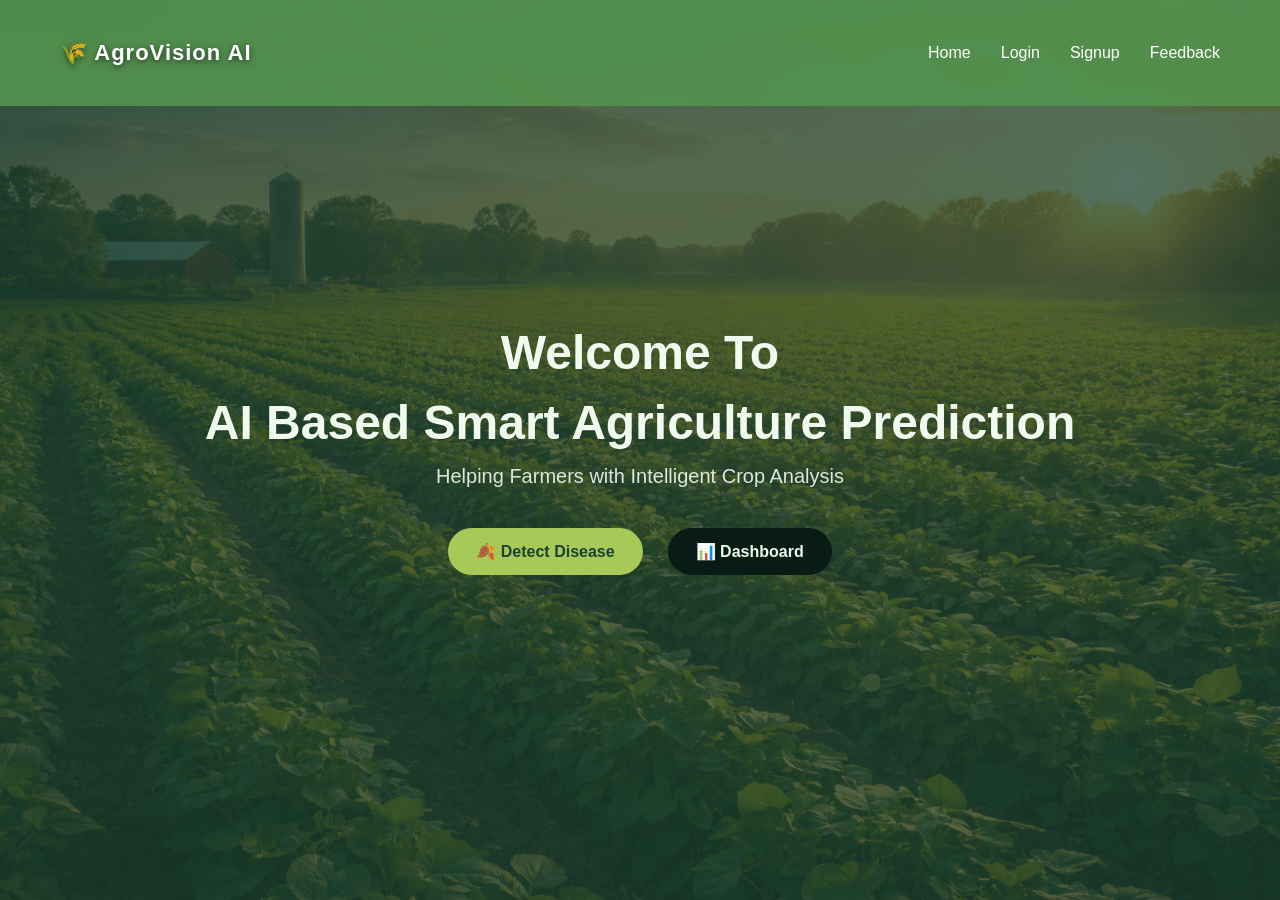
<file: My Final  plant decies project/frontend/index.html>
<!DOCTYPE html>
<html lang="en">
<head>
    <meta charset="UTF-8">
    <title>Smart Agriculture</title>
    <meta name="viewport" content="width=device-width, initial-scale=1.0">
    <link rel="stylesheet" href="index.css">
</head>
<body>

    <!-- Navigation -->
    <nav>
    <div class="logo">🌾 AgroVision AI</div>

    <ul class="nav-links">
        <li><a href="index.html">Home</a></li>
        <li><a href="login.html">Login</a></li>
        <li><a href="signup.html">Signup</a></li>
        <li><a href="feedback.html">Feedback</a></li>
    </ul>
</nav>


    <!-- Hero Section -->
    <div class="hero-section">
         <h1>Welcome To</h1>
        <h1>AI Based Smart Agriculture Prediction</h1>
        <p>Helping Farmers with Intelligent Crop Analysis</p>

        <div class="row">
            <a href="disease.html" class="btn warning">🍂 Detect Disease</a>
            <a href="dashboard.html" class="btn dark">📊 Dashboard</a>
        </div>
    </div>

</body>
</html>
</file>
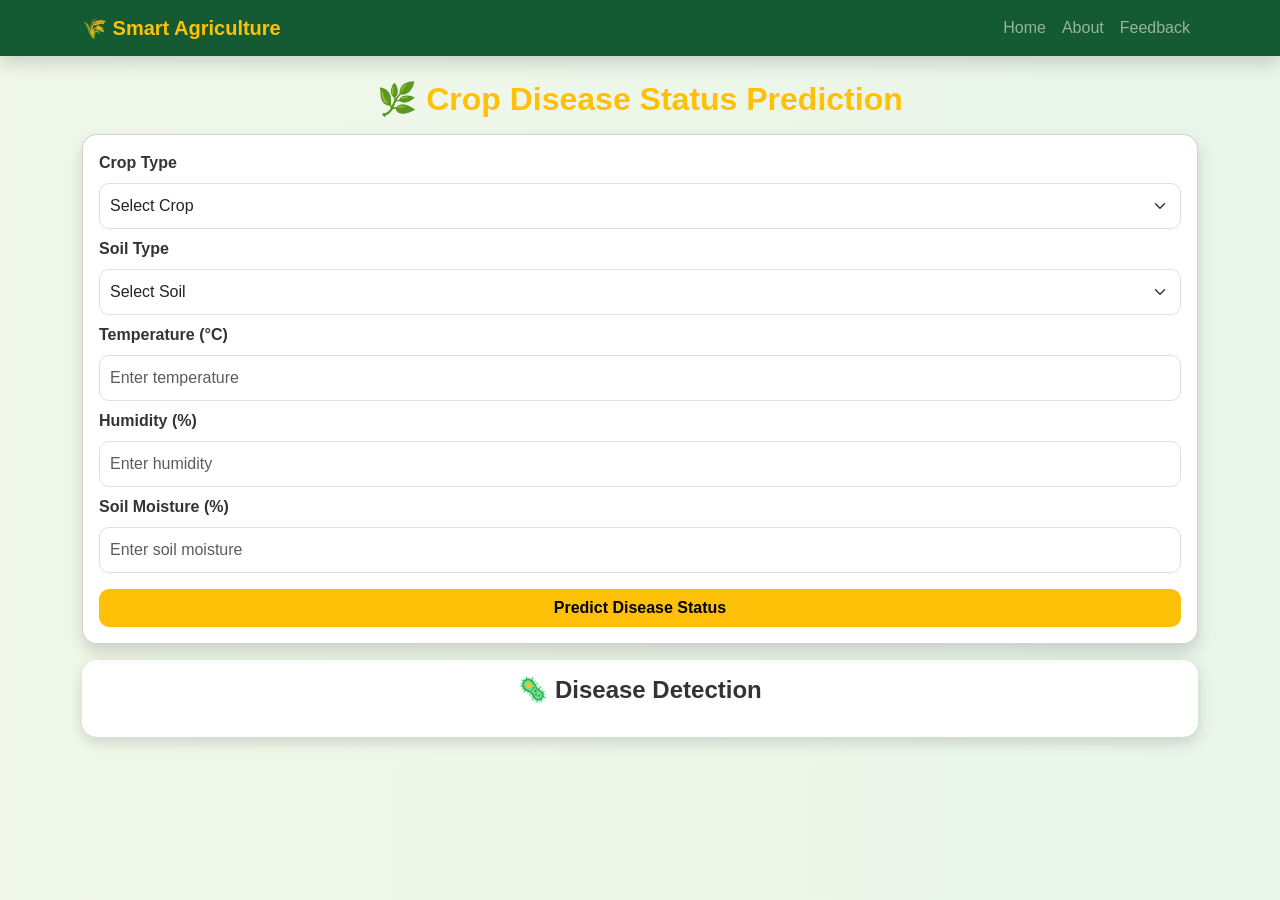
<file: My Final  plant decies project/frontend/disease.html>
<!DOCTYPE html>
<html>
<head>
    <title>Crop Disease Prediction</title>
    <meta name="viewport" content="width=device-width, initial-scale=1">

    <!-- Bootstrap CSS -->
    <link href="https://cdn.jsdelivr.net/npm/bootstrap@5.3.2/dist/css/bootstrap.min.css" rel="stylesheet">

    <!-- Custom CSS -->
    <link rel="stylesheet" href="disease.css">
</head>
<body>

<!-- ===== NAVIGATION BAR ===== -->
<nav class="navbar navbar-expand-lg navbar-dark shadow">
  <div class="container">

    <a class="navbar-brand fw-bold text-warning" href="index.html">
      🌾 Smart Agriculture
    </a>

    <button class="navbar-toggler" type="button" 
            data-bs-toggle="collapse" 
            data-bs-target="#navbarNav">
        <span class="navbar-toggler-icon"></span>
    </button>

    <div class="collapse navbar-collapse justify-content-end" id="navbarNav">
      <ul class="navbar-nav">
        <li class="nav-item">
          <a class="nav-link" href="index.html">Home</a>
        </li>
        <li class="nav-item">
          <a class="nav-link" href="about.html">About</a>
        </li>
        <li class="nav-item">
          <a class="nav-link" href="feedback.html">Feedback</a>
        </li>
      </ul>
    </div>

  </div>
</nav>
<!-- ===== END NAVBAR ===== -->

<!-- ===== MAIN CONTENT ===== -->
<div class="container py-4">

    <h2 class="text-center text-warning fw-bold mb-3">
        🌿 Crop Disease Status Prediction
    </h2>

    <div class="card p-3 shadow prediction-card mb-3">

        <form id="diseaseForm">

            <div class="mb-2">
                <label class="form-label fw-semibold">Crop Type</label>
                <select class="form-select" id="cropType" required>
                    <option selected disabled>Select Crop</option>
                    <option>Rice</option>
                    <option>Wheat</option>
                    <option>Maize</option>
                    <option>Cotton</option>
                    <option>Sugarcane</option>
                </select>
            </div>

            <div class="mb-2">
                <label class="form-label fw-semibold">Soil Type</label>
                <select class="form-select" id="soilType" required>
                    <option selected disabled>Select Soil</option>
                    <option>Loamy</option>
                    <option>Clay</option>
                    <option>Sandy</option>
                    <option>Silty</option>
                    <option>Peaty</option>
                </select>
            </div>

            <div class="mb-2">
                <label class="form-label fw-semibold">Temperature (°C)</label>
                <input type="number" class="form-control" id="temperature" placeholder="Enter temperature" required>
            </div>

            <div class="mb-2">
                <label class="form-label fw-semibold">Humidity (%)</label>
                <input type="number" class="form-control" id="humidity" placeholder="Enter humidity" required>
            </div>

            <div class="mb-2">
                <label class="form-label fw-semibold">Soil Moisture (%)</label>
                <input type="number" class="form-control" id="soilMoisture" placeholder="Enter soil moisture" required>
            </div>

            <button type="submit" class="btn btn-warning w-100 fw-bold mt-2">
                Predict Disease Status
            </button>

        </form>

    </div>

    <!-- Result Section -->
<!-- Result Section -->
<div class="result-card text-center p-3" id="resultCard">
    <h4 class="fw-bold mb-2">🦠 Disease Detection</h4>
    <p class="status-text mb-1" id="statusText"></p>
    <p class="confidence-text" id="confidenceText"></p>
</div>



</div>

<!-- ===== END MAIN CONTENT ===== -->

<!-- Bootstrap JS -->
<script src="https://cdn.jsdelivr.net/npm/bootstrap@5.3.2/dist/js/bootstrap.bundle.min.js"></script>

<!-- Custom JS for form handling -->
<script>
document.getElementById('diseaseForm').addEventListener('submit', function(e) {
    e.preventDefault();

    // Get values
    const crop = document.getElementById('cropType').value;
    const soil = document.getElementById('soilType').value;
    const temp = document.getElementById('temperature').value;
    const hum = document.getElementById('humidity').value;
    const moisture = document.getElementById('soilMoisture').value;

    // Simple validation for numbers
    if (isNaN(temp) || isNaN(hum) || isNaN(moisture) || temp==="" || hum==="" || moisture==="") {
        alert('⚠️ Please enter valid numbers for Temperature, Humidity, and Soil Moisture!');
        return;
    }

    // Demo prediction (replace with your ML model later)
    const isHealthy = Math.random() > 0.5;
    const diseaseName = "Leaf Rust";
    const confidence = Math.floor(Math.random() * 21) + 80; // Random 80-100%

    // Update result block
    const statusText = document.getElementById('statusText');
    const confidenceText = document.getElementById('confidenceText');

    if (isHealthy) {
        statusText.innerHTML = "Healthy Crop ✅";
        statusText.style.color = "#2e7d32"; // green
    } else {
        statusText.innerHTML = `Disease Detected: ${diseaseName} ⚠️`;
        statusText.style.color = "#c62828"; // red
    }

    confidenceText.innerHTML = `Confidence: ${confidence}%`;
});

</script>

</body>
</html>
</file>
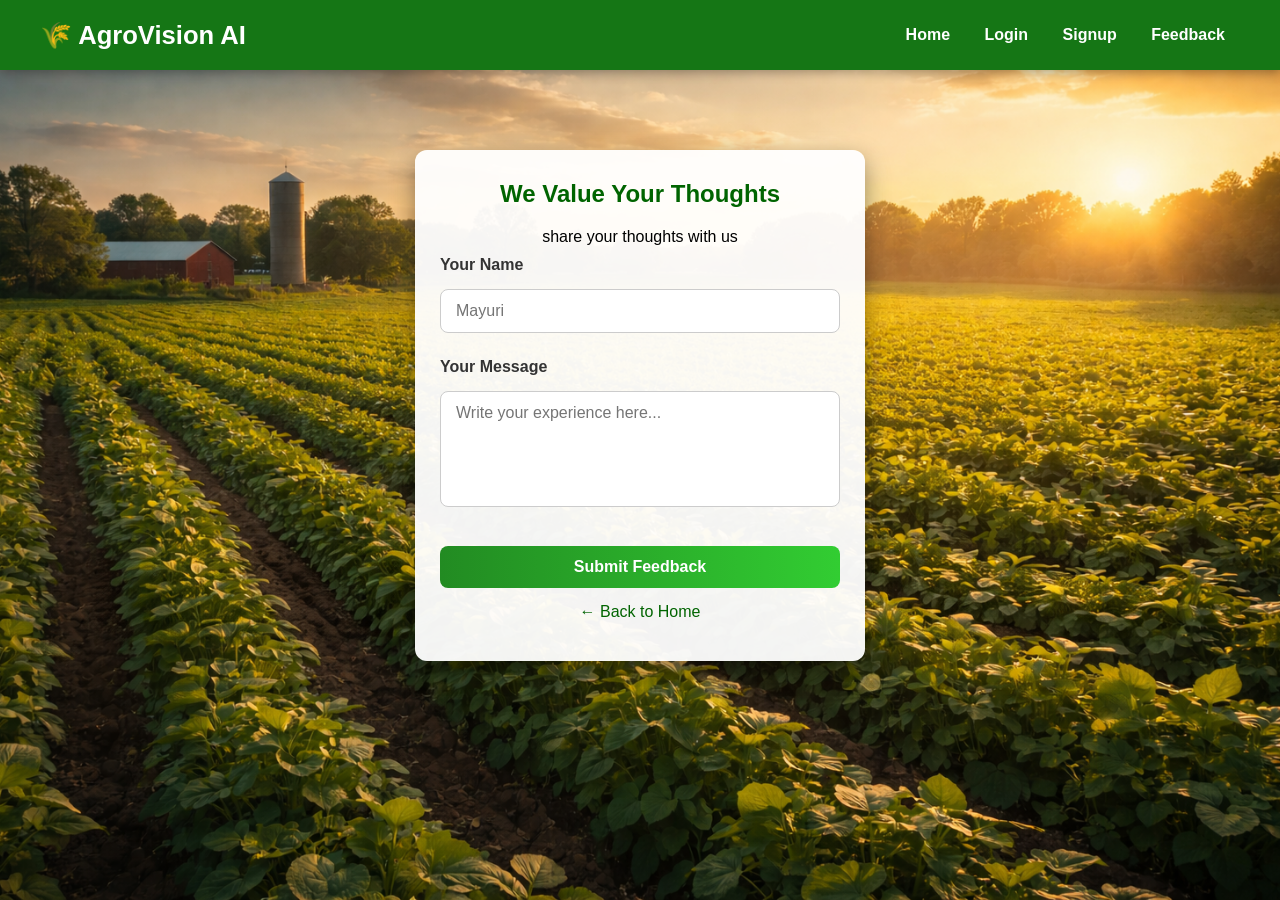
<file: My Final  plant decies project/frontend/feedback.html>
<!DOCTYPE html>
<html lang="en">
<head>
    <meta charset="UTF-8">
    <title>🌾 Smart Agriculture | Feedback</title>
    <link rel="stylesheet" href="feedback.css">
</head>
<body class="feedback-page">

    <nav class="navbar">
        <div class="logo">🌾 AgroVision AI</div>
        <div class="menu">
            <a href="index.html">Home</a>
            <a href="login.html">Login</a>
            <a href="signup.html">Signup</a>
            <a href="feedback.html">Feedback</a>
        </div>
    </nav>

    <div class="feed">
        <div class="feedback-container">
            <h2>We Value Your Thoughts</h2>
            <p>share your thoughts with us</p>

            <form id="feedbackForm">
                <div class="input-group">
                    <label>Your Name</label>
                    <input type="text" id="name" required placeholder="Mayuri">
                </div>

                <div class="input-group">
                    <label>Your Message</label>
                    <textarea id="message" rows="5" required placeholder="Write your experience here..."></textarea>
                </div>

                <p id="statusMsg"></p>

                <button type="submit" id="submitBtn">Submit Feedback</button>
            </form>

            <p class="home-link"><a href="index.html">← Back to Home</a></p>
        </div>
    </div>

    <script>
        let attemptsLeft = 3;
        const submitBtn = document.getElementById('submitBtn');
        const msgBox = document.getElementById('statusMsg');
        const messageInput = document.getElementById('message');

        const badWords = ["stupid", "idiot", "bulshit", "rubbish", "useless", "dumb","hate","fuck","shit","bitch"]; 

        document.getElementById('feedbackForm').addEventListener('submit', function(e) {
            e.preventDefault();

            const userText = messageInput.value.toLowerCase();
            let foundBadWord = badWords.some(word => userText.includes(word));

            if (foundBadWord) {
                attemptsLeft--;

                if (attemptsLeft > 0) {
                    msgBox.style.color = "red";
                    msgBox.innerText = "Please use appropriate words. " + attemptsLeft + " attempts left.";
                    messageInput.style.borderColor = "blue";
                } else {
                    msgBox.style.color = "darkred";
                    msgBox.innerText = "You have used inappropriate language too many times. Access Blocked.";
                    submitBtn.disabled = true;
                    messageInput.disabled = true;
                    submitBtn.style.backgroundColor = "grey";
                    submitBtn.innerText = "Blocked";
                }
            } else {
                msgBox.style.color = "green";
                msgBox.innerText = "Thank you! Your feedback has been submitted.";
                messageInput.style.borderColor = "#ccc";
                document.getElementById('feedbackForm').reset();
            }
        });
    </script>

</body>
</html>
</file>
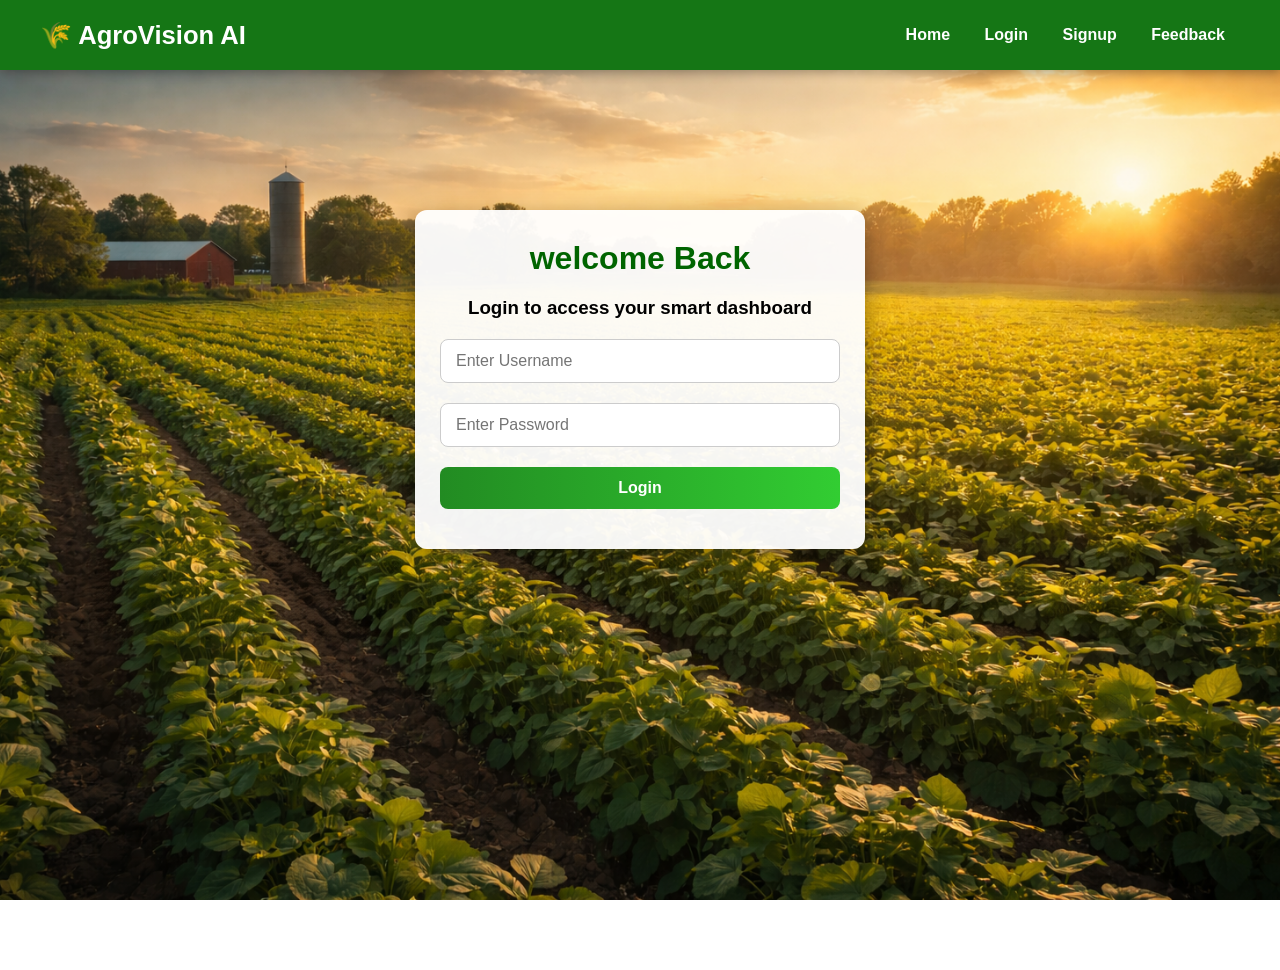
<file: My Final  plant decies project/frontend/login.html>
<!DOCTYPE html>
<html lang="en">
<head>
    <meta charset="UTF-8">
    <title>🌾 Smart Agriculture | Login</title>
    <link rel="stylesheet" href="auth.css">
</head>
<body class="loginForm">

    <nav class="navbar">
        <div class="logo">🌾 AgroVision AI</div>
        <div class="menu">
            <a href="index.html">Home</a>
            <a href="login.html">Login</a>
            <a href="signup.html">Signup</a>
            <a href="feedback.html">Feedback</a>
        </div>
    </nav>
    <div class="login">
    <div class="box">
        <h1>welcome Back</h1>
        <h3>Login to access your smart dashboard</h3>

        <form id="loginForm">
            <input type="text" id="username" placeholder="Enter Username">
            <input type="password" id="password" placeholder="Enter Password">
            <button type="submit">Login</button>
        </form>

        <p id="message"></p>
    </div></div>

    <script>
        let attempts = 3;
        const correctUser = "admin";
        const correctPass = "12345";

        document.getElementById("loginForm").addEventListener("submit", function(e) {
            e.preventDefault();

            let user = document.getElementById("username").value.trim();
            let pass = document.getElementById("password").value.trim();
            let msg = document.getElementById("message");

            if (user === "" || pass === "") {
                msg.style.color = "red";
                msg.innerText = "Please enter both username and password!";
                return;
            }

            if (user === correctUser && pass === correctPass) {
                msg.style.color = "green";
                msg.innerText = "Login Successful! Redirecting...";

                setTimeout(() => {
                    window.location.href = "index.html";
                }, 1200);
            } else {
                attempts--;
                msg.style.color = "red";
                msg.innerText = `Invalid credentials! Attempts left: ${attempts}`;
            }

            if (attempts === 0) {
                msg.innerText = "You have used all attempts! Login disabled.";
                document.querySelector("button").disabled = true;
                document.querySelector("button").style.opacity = "0.5";
            }
        });
    </script>

</body>
</html>
</file>
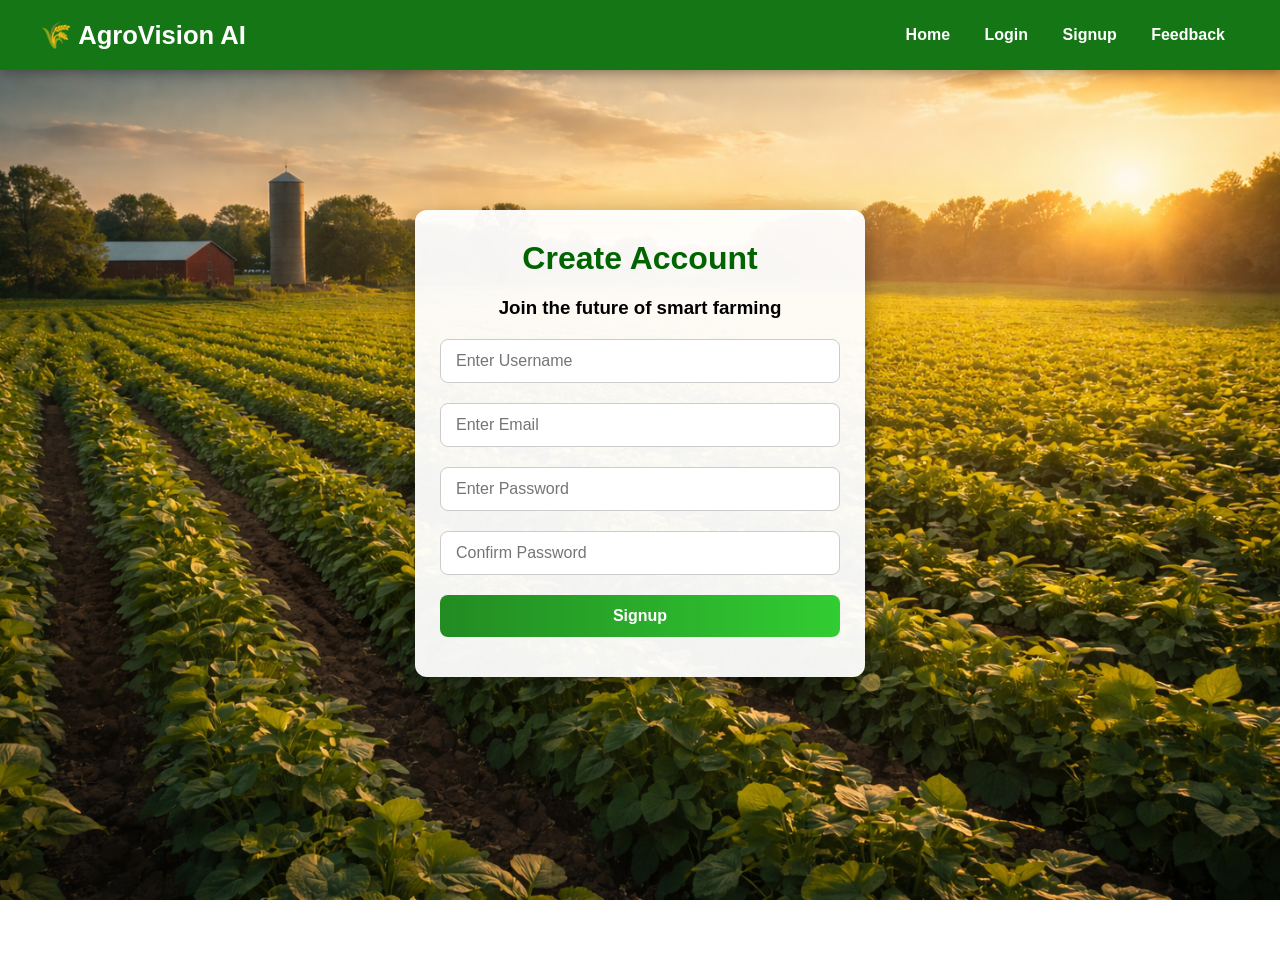
<file: My Final  plant decies project/frontend/signup.html>
<!DOCTYPE html>
<html lang="en">
<head>
    <meta charset="UTF-8">
    <title>🌾 Smart Agriculture | Signup</title>
    <link rel="stylesheet" href="auth.css">
</head>
<body class="loginForm">

    <nav class="navbar">
        <div class="logo">🌾 AgroVision AI</div>
        <div class="menu">
            <a href="index.html">Home</a>
            <a href="login.html">Login</a>
            <a href="signup.html">Signup</a>
            <a href="feedback.html">Feedback</a>
        </div>
    </nav>
<div class="login">
    <div class="box">
        <h1>Create Account </h1>
         <h3>Join the future of smart farming</h3>

        <form id="signupForm">
            <input type="text" id="username" placeholder="Enter Username">
            <input type="email" id="email" placeholder="Enter Email">
            <input type="password" id="password" placeholder="Enter Password">
            <input type="password" id="confirmPassword" placeholder="Confirm Password">
            <button type="submit">Signup</button>
        </form>

        <p id="message"></p>
    </div>
</div>
    <script>
        document.getElementById("signupForm").addEventListener("submit", function(e) {
            e.preventDefault();

            let username = document.getElementById("username").value.trim();
            let email = document.getElementById("email").value.trim();
            let password = document.getElementById("password").value.trim();
            let confirmPassword = document.getElementById("confirmPassword").value.trim();
            let msg = document.getElementById("message");

            if (username === "" || email === "" || password === "" || confirmPassword === "") {
                msg.style.color = "red";
                msg.innerText = "Please fill all fields!";
                return;
            }

            const emailCheck = /^[^\s@]+@[^\s@]+\.[^\s@]+$/;
            if (!emailCheck.test(email)) {
                msg.style.color = "red";
                msg.innerText = "Invalid email format!";
                return;
            }

            if (password.length < 6) {
                msg.style.color = "red";
                msg.innerText = "Password must be at least 6 characters!";
                return;
            }

            if (password !== confirmPassword) {
                msg.style.color = "red";
                msg.innerText = "Passwords do not match!";
                return;
            }

            msg.style.color = "green";
            msg.innerText = "Signup Successful! Redirecting to login...";

            setTimeout(() => {
                window.location.href = "login.html";
            }, 3200);
        });
    </script>

</body>
</html>
</file>
<file: My Final  plant decies project/frontend/index.css>
/* Reset */
* {
    margin: 0;
    padding: 0;
    box-sizing: border-box;
    font-family: 'Segoe UI', sans-serif;
}

/* Navbar */
nav {
    position: fixed;
    width: 100%;
    padding: 40px 60px;
    display: flex;
    justify-content: space-between;  /* THIS pushes left & right */
    align-items: center;
    background: rgba(83, 145, 78, 0.934);
    backdrop-filter: blur(8px);
}

/* Move links to right */
.nav-links {
    list-style: none;
    display: flex;
    margin-left: auto;   /* THIS forces right side */
}

.nav-links li {
    margin-left: 30px;
}

.nav-links a {
    text-decoration: none;
    color: white;
    font-weight: 500;
}
.logo {
    color: #ffffff;
    font-size: 22px;
    font-weight: 700;
    letter-spacing: 1px;
    text-shadow: 0 2px 6px rgba(0, 0, 0, 0.6);
}


/* Hero Section */
.hero-section {
    height: 100vh;

    background: 
        linear-gradient(rgba(27, 67, 50, 0.75), rgba(27, 67, 50, 0.75)),
        url("all_img/index_bg.png");

    background-size: cover;
    background-position: center;
    background-repeat: no-repeat;

    display: flex;
    flex-direction: column;
    justify-content: center;
    align-items: center;

    text-align: center;
    color: #f1faee;
    padding: 20px;
}

/* Heading */
.hero-section h1 {
    font-size: 48px;
    font-weight: 700;
    margin-bottom: 15px;
}

.hero-section p {
    font-size: 20px;
    opacity: 0.9;
    margin-bottom: 40px;
}

/* Button Container */
.row {
    display: flex;
    gap: 25px;
    flex-wrap: wrap;
    justify-content: center;
}

/* Glass Buttons */
.btn {
    padding: 14px 28px;
    text-decoration: none;
    border-radius: 50px;
    font-weight: 600;
    transition: 0.3s;
    backdrop-filter: blur(10px);
}

/* Predict */
.light {
    background: rgba(255, 255, 255, 0.15);
    color: #f1faee;
    border: 1px solid rgba(255, 255, 255, 0.3);
}

/* Disease */
.warning {
    background: #a7c957;
    color: #1b4332;
}

/* Dashboard */
.dark {
    background: #081c15;
    color: #f1faee;
}

/* Hover Effect */
.btn:hover {
    transform: translateY(-4px);
    box-shadow: 0 8px 20px rgba(0, 0, 0, 0.2);
}
</file>
<file: My Final  plant decies project/frontend/disease.css>
/* Background */
body {
    background: linear-gradient(to right, #f1f8e9, #e8f5e9);
    color: #fff;
    font-family: 'Segoe UI', sans-serif;
}

/* Navbar */
.navbar {
    background-color: #145a32;
}

/* Prediction Card */
.prediction-card {
    border-radius: 15px;
    background: #ffffff;
    color: #333;
}

/* Input Fields */
.form-control,
.form-select {
    border-radius: 10px;
    padding: 10px;
}

.form-control:focus,
.form-select:focus {
    box-shadow: 0 0 5px #ffc107;
    border-color: #ffc107;
}

/* Button Hover */
.btn-warning {
    border-radius: 10px;
    transition: 0.3s;
}

.btn-warning:hover {
    background-color: #ffb300;
    transform: scale(1.03);
}

/* Result Card */
.result-card {
    background: #ffffff;
    color: #333;
    padding: 20px;   /* increased */
    border-radius: 15px;
    box-shadow: 0 5px 15px rgba(0,0,0,0.15);
}


/* Disease Status Text */
/* Disease Status Text - Adjusted */
.status-text {
    font-size: 22px;
    font-weight: bold;
    color: #2e7d32;
    margin: 10px 0;
}



/* Confidence Text */
.confidence-text {
    font-size: 18px;
    color: #555;
}
</file>
<file: My Final  plant decies project/frontend/feedback.css>
/* ====== Reset ====== */
* {
    margin: 0;
    padding: 0;
    box-sizing: border-box;
    font-family: 'Segoe UI', Tahoma, Geneva, Verdana, sans-serif;
}

/* ====== Body ====== */
body {
    background: url('index_bg.png') no-repeat center center fixed;
    background-size: cover;
    min-height: 100vh;
    color: #333;
    overflow-x: hidden;
}

/* ====== Feedback Page Background ====== */
body.feedback-page {
    background: url('all_img/index_bg.png') no-repeat center center fixed;
    background-size: cover;
}

/* ====== Navbar ====== */
.navbar {
    display: flex;
    justify-content: space-between;
    align-items: center;
    background: rgb(21, 118, 21);
    padding: 12px 40px;
    position: sticky;
    top: 0;
    z-index: 100;
    box-shadow: 0 3px 10px rgba(0,0,0,0.3);
    height: 70px;
}

.navbar a {
    color: white;
    text-decoration: none;
    margin: 0 15px;
    font-weight: 600;
    position: relative;
    transition: 0.3s;
}

.navbar a::after {
    content: '';
    position: absolute;
    width: 0;
    height: 2px;
    background: #32CD32;
    left: 0;
    bottom: -3px;
    transition: 0.3s;
}

.navbar a:hover::after {
    width: 100%;
}

.navbar .logo {
    color: #ffffff;
    font-size: 1.6rem;
    font-weight: bold;
}

/* ====== Feedback Section Layout ====== */
.feed {
    display: flex;
    justify-content: center;
    align-items: flex-start;
    padding: 40px 20px;
}

/* ====== Cards / Boxes ====== */
.box,
.feedback-container {
    background: rgba(255, 255, 255, 0.95);
    padding: 30px 25px;
    width: 100%;
    max-width: 450px;
    margin: 40px auto;   /* reduced from 80px */
    border-radius: 12px;
    box-shadow: 0 8px 25px rgba(0,0,0,0.4);
    transition: transform 0.3s, box-shadow 0.3s;
}

.box:hover,
.feedback-container:hover {
    transform: translateY(-5px);
    box-shadow: 0 12px 35px rgba(0,0,0,0.5);
}

/* ====== Headings ====== */
h2 {
    text-align: center;
    margin-bottom: 20px;
    color: #006400;
}
p{text-align: center;
    margin-bottom: 10px;
    color:black
}
/* ====== Inputs ====== */
input,
textarea {
    width: 100%;
    padding: 12px 15px;
    margin: 10px 0;
    border-radius: 8px;
    border: 1px solid #ccc;
    outline: none;
    font-size: 1rem;
    transition: 0.3s;
}

input:focus,
textarea:focus {
    border-color: #228B22;
    box-shadow: 0 0 5px #32CD32;
}

textarea {
    resize: none;
}

/* ====== Buttons ====== */
button {
    width: 100%;
    padding: 12px;
    margin-top: 10px;
    border: none;
    border-radius: 8px;
    font-size: 1rem;
    font-weight: bold;
    cursor: pointer;
    background: linear-gradient(90deg, #228B22, #32CD32);
    color: white;
    transition: 0.3s;
}

button:hover {
    background: linear-gradient(90deg, #32CD32, #228B22);
    transform: scale(1.03);
    box-shadow: 0 5px 15px rgba(0,0,0,0.3);
}

/* ====== Messages ====== */
p#message,
p#statusMsg {
    text-align: center;
    margin-top: 10px;
    font-weight: bold;
}

/* ====== Home Page ====== */
.home-container {
    text-align: center;
    padding: 120px 20px;
    color: white;
    text-shadow: 2px 2px 5px black;
}

.home-container h1 {
    font-size: 3.2rem;
    margin-bottom: 20px;
}

.home-container p {
    font-size: 1.3rem;
    margin-bottom: 30px;
}

.home-container a {
    text-decoration: none;
    background: linear-gradient(90deg, #228B22, #32CD32);
    color: white;
    padding: 14px 30px;
    border-radius: 8px;
    font-weight: bold;
    transition: 0.3s;
}

.home-container a:hover {
    background: linear-gradient(90deg, #32CD32, #228B22);
    transform: scale(1.05);
}

/* ====== Dashboard ====== */
.dashboard {
    display: flex;
    justify-content: center;
    flex-wrap: wrap;
    gap: 25px;
    margin-top: 50px;
}

.card {
    background: rgba(255, 255, 255, 0.95);
    width: 220px;
    padding: 20px;
    border-radius: 12px;
    box-shadow: 0 8px 20px rgba(0,0,0,0.4);
    transition: transform 0.3s, box-shadow 0.3s;
    text-align: center;
}

.card:hover {
    transform: translateY(-8px);
    box-shadow: 0 12px 30px rgba(0,0,0,0.5);
}

.card h3 {
    color: #006400;
    margin-bottom: 10px;
}

.card p {
    font-size: 0.95rem;
    color: #333;
}

/* ====== Feedback Page Specific ====== */
.feedback-container .input-group {
    margin-bottom: 15px;
}

.feedback-container label {
    display: block;
    margin-bottom: 5px;
    font-weight: bold;
}

.home-link {
    text-align: center;
    margin-top: 15px;
}

.home-link a {
    text-decoration: none;
    color: #006400;
}

.home-link a:hover {
    text-decoration: underline;
}
</file>
<file: My Final  plant decies project/frontend/auth.css>
/* ====== Reset and Base Styles ====== */

/* ====== Feedback Page Background ====== */
/* Feedback page adjustments */
body.loginForm {
    background: url('all_img/index_bg.png') no-repeat center center fixed;
    background-size: cover;
    min-height: 100vh;
    color: #333;
}

/* Use flex column but allow scrolling naturally */
.login {
    display: flex;
    justify-content: center; /* horizontal center */
    align-items: flex-start; /* vertical starts at top */
    padding: 60px 20px; /* less padding */
    min-height: 100vh;
    box-sizing: border-box;
}

/* Feedback card */
.box{
    background: rgba(255, 255, 255, 0.9);
    width: 100%;
    max-width: 450px;
    padding: 30px 25px;
    border-radius: 12px;
    box-shadow: 0 8px 25px rgba(0,0,0,0.4);
}

* {
    margin: 0;
    padding: 0;
    box-sizing: border-box;
    font-family: 'Segoe UI', Tahoma, Geneva, Verdana, sans-serif;
}

body {
    background: url('all_img/index_bg.png') no-repeat center center fixed;
    background-size: cover;
    min-height: 100vh;
    color: #333;
    overflow-x: hidden;
}

/* ====== Navbar ====== */
.navbar {
    display: flex;
    justify-content: space-between;
    align-items: center;
    background: rgb(21, 118, 21);
    padding: 10px 40px;
    position: sticky;
    top: 0;
    z-index: 100;
    box-shadow: 0 3px 10px rgba(0,0,0,0.3);
    height: 70px;
}

.navbar a {
    color: white;
    text-decoration: none;
    margin: 0 15px;
    font-weight: 600;
    position: relative;
    transition: 0.3s;
}

.navbar a::after {
    content: '';
    position: absolute;
    width: 0;
    height: 2px;
    background: #32CD32;
    left: 0;
    bottom: -3px;
    transition: 0.3s;
}

.navbar a:hover::after {
    width: 100%;
}

.navbar .logo {
    color: #ffffff;
    font-size: 1.6rem;
    font-weight: bold;
}

/* ====== Box/Card Styling ====== */
.box, .feedback-container {
    background: rgba(255, 255, 255, 0.95);
    padding: 30px 25px;
    max-width: 450px;
    margin: 80px auto;
    border-radius: 12px;
    box-shadow: 0 8px 25px rgba(0,0,0,0.4);
    transition: transform 0.3s, box-shadow 0.3s;
}

.box:hover, .feedback-container:hover {
    transform: translateY(-5px);
    box-shadow: 0 12px 35px rgba(0,0,0,0.5);
}

h1 {
    text-align: center;
    margin-bottom: 20px;
    color: #006400;
}

h2 {
    text-align: center;
    margin-bottom: 20px;
    color: #006400;
}


h3 {
    text-align: center;
    margin-bottom: 10px;
    color: black;
}
/* ====== Inputs & Buttons ====== */
input, textarea {
    width: 100%;
    padding: 12px 15px;
    margin: 10px 0;
    border-radius: 8px;
    border: 1px solid #ccc;
    outline: none;
    font-size: 1rem;
    transition: 0.3s;
}

input:focus, textarea:focus {
    border-color: #228B22;
    box-shadow: 0 0 5px #32CD32;
}

button {
    width: 100%;
    padding: 12px;
    margin-top: 10px;
    border: none;
    border-radius: 8px;
    font-size: 1rem;
    font-weight: bold;
    cursor: pointer;
    background: linear-gradient(90deg, #228B22, #32CD32);
    color: white;
    transition: 0.3s;
}

button:hover {
    background: linear-gradient(90deg, #32CD32, #228B22);
    transform: scale(1.03);
    box-shadow: 0 5px 15px rgba(0,0,0,0.3);
}

/* ====== Messages ====== */
p#message, p#statusMsg {
    text-align: center;
    margin-top: 10px;
    font-weight: bold;
}

/* ====== Home Page ====== */
.home-container {
    text-align: center;
    padding: 120px 20px;
    color: white;
    text-shadow: 2px 2px 5px black;
}

.home-container h1 {
    font-size: 3.2rem;
    margin-bottom: 20px;
}

.home-container p {
    font-size: 1.3rem;
    margin-bottom: 30px;
}

.home-container a {
    text-decoration: none;
    background: linear-gradient(90deg, #228B22, #32CD32);
    color: white;
    padding: 14px 30px;
    border-radius: 8px;
    font-weight: bold;
    transition: 0.3s;
}

.home-container a:hover {
    background: linear-gradient(90deg, #32CD32, #228B22);
    transform: scale(1.05);
}

/* ====== Dashboard Cards ====== */
.dashboard {
    display: flex;
    justify-content: center;
    flex-wrap: wrap;
    gap: 25px;
    margin-top: 50px;
}

.card {
    background: rgba(255, 255, 255, 0.95);
    width: 220px;
    padding: 20px;
    border-radius: 12px;
    box-shadow: 0 8px 20px rgba(0,0,0,0.4);
    transition: transform 0.3s, box-shadow 0.3s;
    text-align: center;
}

.card:hover {
    transform: translateY(-8px);
    box-shadow: 0 12px 30px rgba(0,0,0,0.5);
}

.card h3 {
    color: #006400;
    margin-bottom: 10px;
}

.card p {
    font-size: 0.95rem;
    color: #333;
}

/* ====== Feedback Page ====== */
.feedback-container .input-group {
    margin-bottom: 15px;
}

.feedback-container label {
    display: block;
    margin-bottom: 5px;
    font-weight: bold;
}

.feedback-container textarea {
    resize: none;
}

.home-link {
    text-align: center;
    margin-top: 15px;
}

.home-link a {
    text-decoration: none;
    color: #006400;
}

.home-link a:hover {
    text-decoration: underline;
}
</file>
